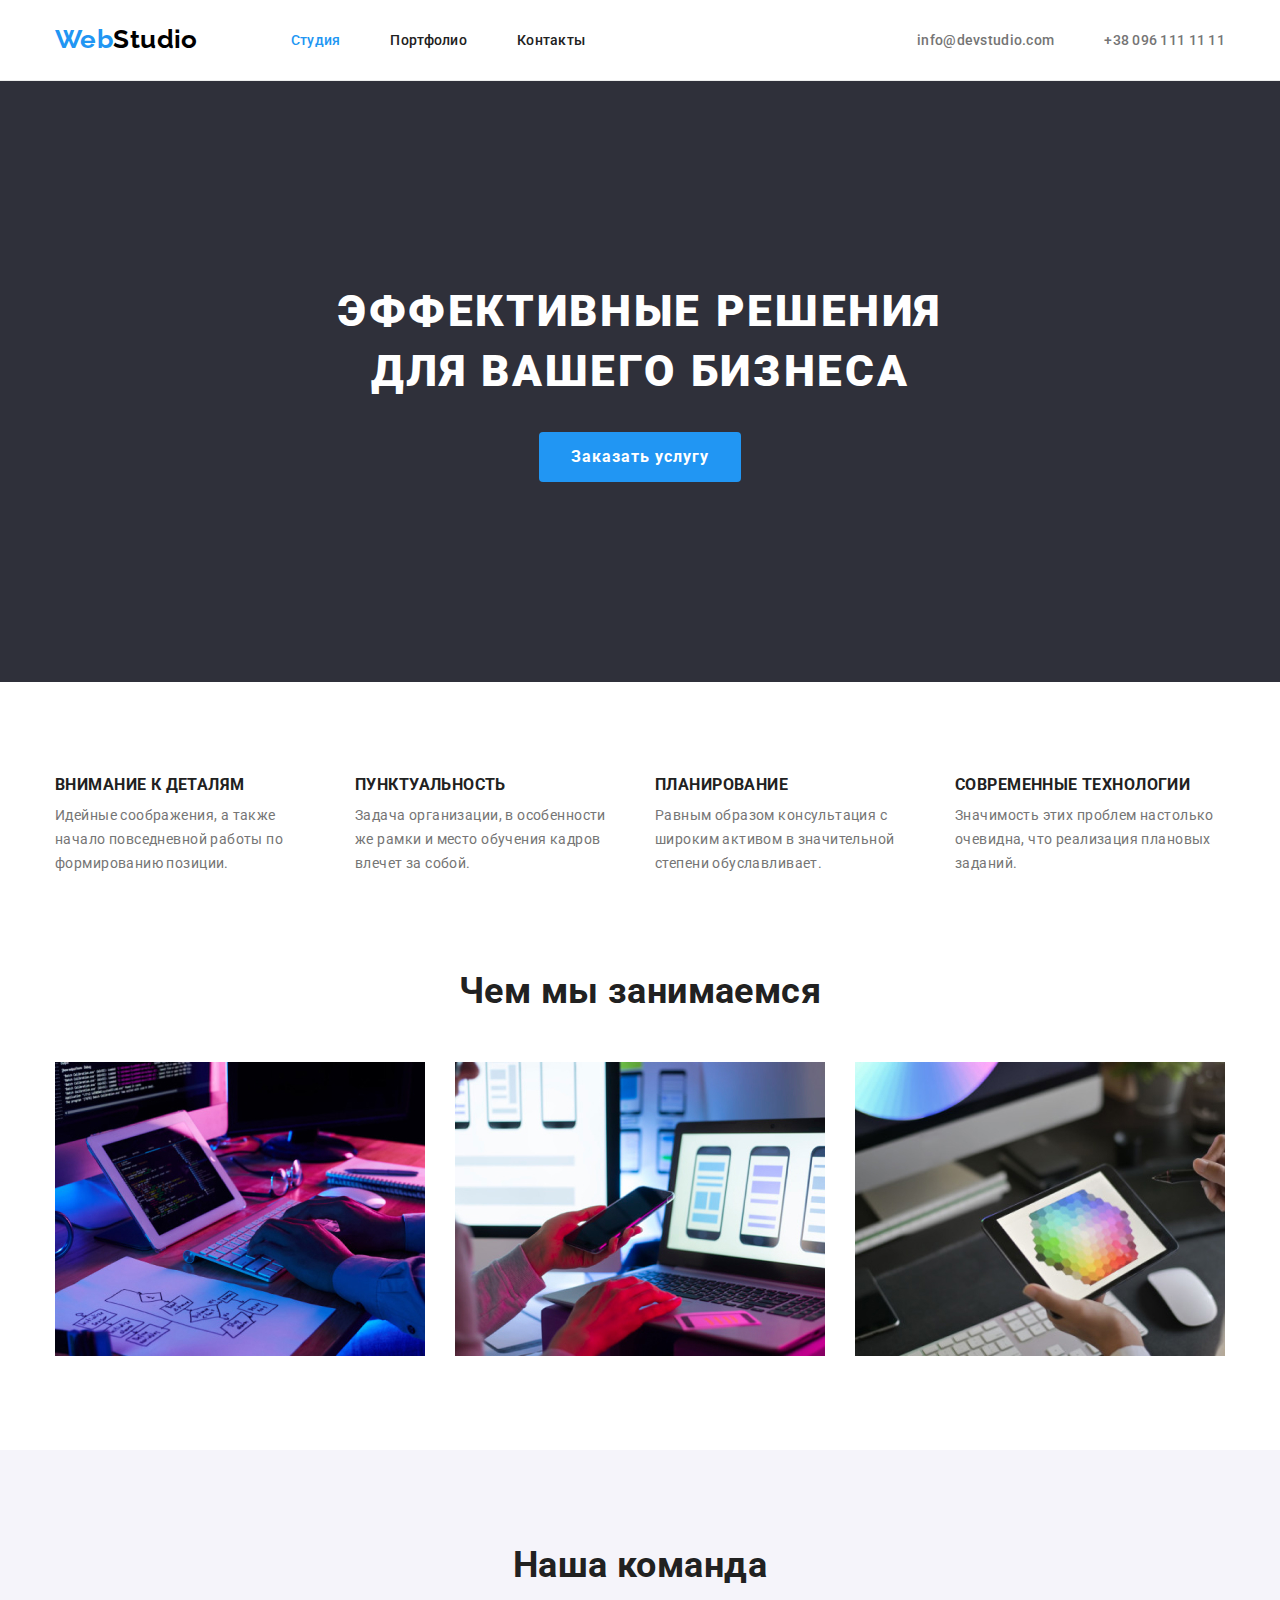
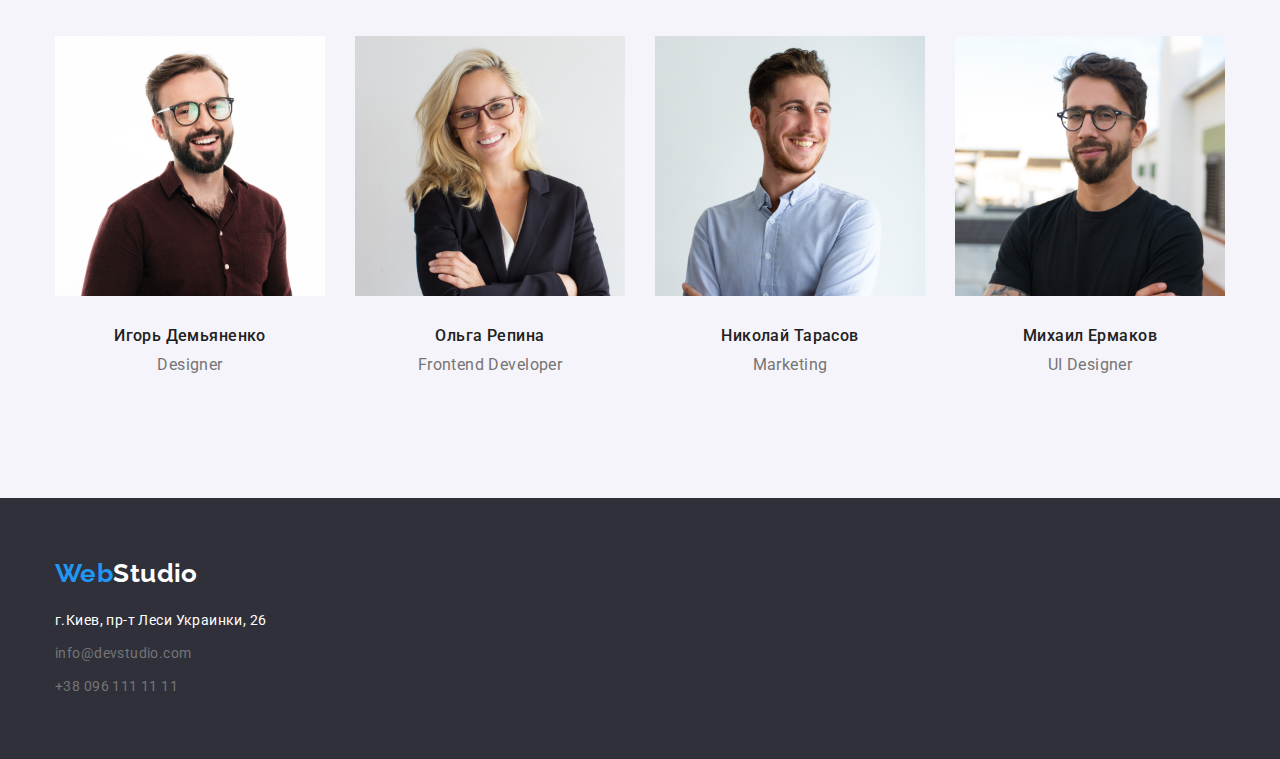
<file: index.html>
<!DOCTYPE html>
<html lang="ru">
  <head>
    <meta charset="UTF-8" />
    <meta name="description" content="Главная" />
    <link rel="shortcut icon" href="./image/favicon.ico" type="image/x-icon" />
    <title>Главная</title>
    <link rel="preconnect" href="https://fonts.gstatic.com" />
    <link
      rel="stylesheet"
      href="https://fonts.googleapis.com/css2?family=Raleway:wght@700&family=Roboto:wght@400;500;700;900&display=swap"
    />
    <link
      rel="stylesheet"
      href="https://cdnjs.cloudflare.com/ajax/libs/modern-normalize/1.0.0/modern-normalize.min.css"
    />
    <link rel="stylesheet" href="./css/styles.css" />
  </head>
  <body>
    <!--Шапка сайта-->
    <header class="sitehead">
      <div class="container headnav">
        <nav class="logsitcont-nav">
          <a href="./index.html" class="sitehead-logo link"
            ><span class="web link">Web</span>Studio</a
          >
          <ul class="site-nav">
            <li class="snav-link"><a href="./index.html" class="link current">Студия</a></li>
            <li class="snav-link"><a href="./portfolio.html" class="link">Портфолио</a></li>
            <li class="snav-link"><a href="#" class="link">Контакты</a></li>
          </ul>
        </nav>
        <ul class="contact-nav">
          <li class="cnav-link">
            <a href="mailto:info@devstudio.com" class="link">info@devstudio.com</a>
          </li>
          <li class="cnav-link"><a href="tel:+380961111111" class="link">+38 096 111 11 11</a></li>
        </ul>
      </div>
    </header>
    <main>
      <!--Эффективные решения-->
      <section class="solution">
        <div class="container">
          <h1 class="solution-title">Эффективные решения<br />для вашего бизнеса</h1>
          <button type="button" class="solution-button">Заказать услугу</button>
        </div>
      </section>
      <!--Наши преимущества-->
      <section class="advantages">
        <div class="container">
          <h2 hidden>Наши преимущества</h2>
          <ul class="advantages-list">
            <li class="card">
              <h3 class="title">Внимание к деталям</h3>
              <p>
                Идейные соображения, а также начало повседневной работы по формированию позиции.
              </p>
            </li>
            <li class="card">
              <h3 class="title">Пунктуальность</h3>
              <p>
                Задача организации, в особенности же рамки и место обучения кадров влечет за собой.
              </p>
            </li>
            <li class="card">
              <h3 class="title">Планирование</h3>
              <p>
                Равным образом консультация с широким активом в значительной степени обуславливает.
              </p>
            </li>
            <li class="card">
              <h3 class="title">Современные технологии</h3>
              <p>Значимость этих проблем настолько очевидна, что реализация плановых заданий.</p>
            </li>
          </ul>
        </div>
      </section>
      <!--Чем мы занимаемся-->
      <section class="activities">
        <div class="container">
          <h2 class="activities-title">Чем мы занимаемся</h2>
          <ul class="activities-images">
            <li>
              <img
                src="./image/box1.jpg"
                alt="Набор руками на клавиатуре глядя на планшет и монитор"
                width="370"
              />
            </li>
            <li>
              <img src="./image/box2.jpg" alt="Ноутбук и телефон в руках" width="370" />
            </li>
            <li>
              <img
                src="./image/box3.jpg"
                alt="Планшет в руках, мышка, клавиатура и монитор"
                width="370"
              />
            </li>
          </ul>
        </div>
      </section>
      <!--Наша команда-->
      <section class="ourteam">
        <div class="container">
          <h2 class="ourteam-title">Наша команда</h2>
          <ul class="ourteam-list">
            <li>
              <img
                class="ourteam-image"
                src="./image/pd.jpg"
                alt="Мужчина в очках и коричневой рубашке"
                width="270"
              />
              <div class="team-textblock">
                <h3 class="title">Игорь Демьяненко</h3>
                <p class="ourteam-profession" lang="en">Designer</p>
              </div>
            </li>
            <li>
              <img
                class="ourteam-image"
                src="./image/fd.jpg"
                alt="Девушка с длинными волосами в очках и пиджаке"
                width="270"
              />
              <div class="team-textblock">
                <h3 class="title">Ольга Репина</h3>
                <p class="ourteam-profession" lang="en">Frontend Developer</p>
              </div>
            </li>
            <li>
              <img
                class="ourteam-image"
                src="./image/m.jpg"
                alt="Мужчина в голубой рубашке"
                width="270"
              />
              <div class="team-textblock">
                <h3 class="title">Николай Тарасов</h3>
                <p class="ourteam-profession" lang="en">Marketing</p>
              </div>
            </li>
            <li>
              <img
                class="ourteam-image"
                src="./image/uid.jpg"
                alt="Мужчина в очках и черной футболке"
                width="270"
              />
              <div class="team-textblock">
                <h3 class="title">Михаил Ермаков</h3>
                <p class="ourteam-profession" lang="en">UI Designer</p>
              </div>
            </li>
          </ul>
        </div>
      </section>
    </main>
    <!--Футер-->
    <footer class="basement">
      <div class="container">
        <p class="basement-logo"><span class="web">Web</span>Studio</p>
        <address>
          <ul>
            <li><p class="basement-address">г.Киев, пр-т Леси Украинки, 26</p></li>
            <li>
              <a href="mailto:info@devstudio.com" class="basement-contactmail"
                >info@devstudio.com</a
              >
            </li>
            <li><a href="tel:+380961111111" class="basement-contacttel">+38 096 111 11 11</a></li>
          </ul>
        </address>
      </div>
    </footer>
  </body>
</html>
</file>
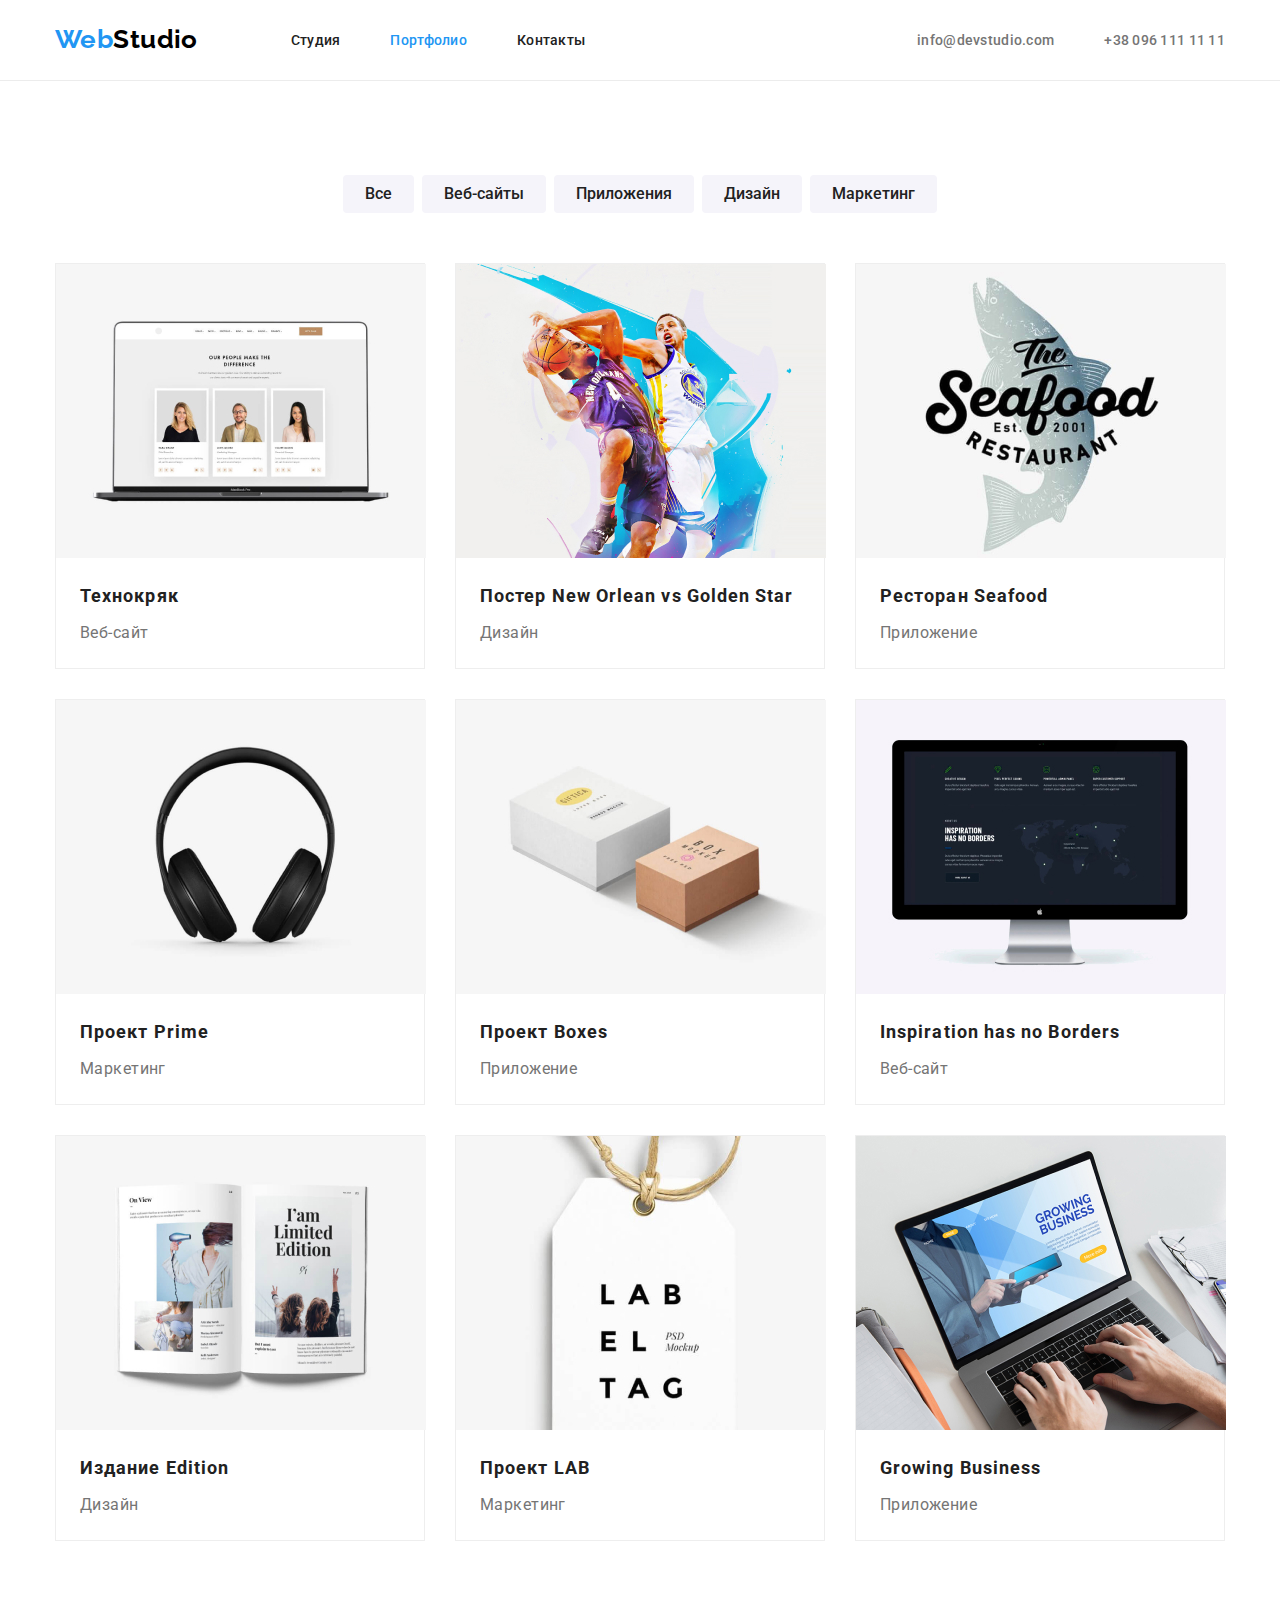
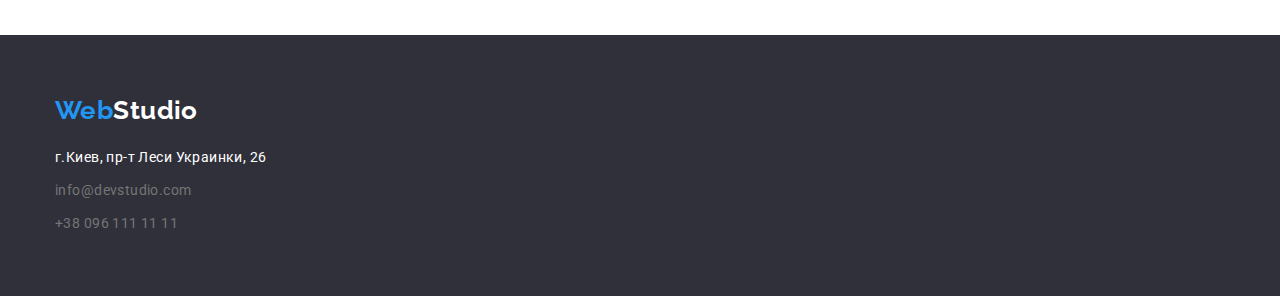
<file: portfolio.html>
<!DOCTYPE html>
<html lang="ru">
  <head>
    <meta charset="UTF-8" />
    <meta name="description" content="Портфолио" />
    <link rel="shortcut icon" href="./image/favicon.ico" type="image/x-icon" />
    <title>Портфолио</title>
    <link rel="preconnect" href="https://fonts.gstatic.com" />
    <link
      rel="stylesheet"
      href="https://fonts.googleapis.com/css2?family=Raleway:wght@700&family=Roboto:wght@400;500;700;900&display=swap"
    />
    <link
      rel="stylesheet"
      href="https://cdnjs.cloudflare.com/ajax/libs/modern-normalize/1.0.0/modern-normalize.min.css"
    />
    <link rel="stylesheet" href="./css/styles.css" />
  </head>
  <body>
    <!--Шапка сайта-->
    <header class="sitehead">
      <div class="container headnav">
        <nav class="logsitcont-nav">
          <a href="./index.html" class="sitehead-logo link"
            ><span class="web link">Web</span>Studio</a
          >
          <ul class="site-nav">
            <li class="snav-link"><a href="./index.html" class="link">Студия</a></li>
            <li class="snav-link"><a href="./portfolio.html" class="link current">Портфолио</a></li>
            <li class="snav-link"><a href="#" class="link">Контакты</a></li>
          </ul>
        </nav>
        <ul class="contact-nav">
          <li class="cnav-link">
            <a href="mailto:info@devstudio.com" class="link">info@devstudio.com</a>
          </li>
          <li class="cnav-link"><a href="tel:+380961111111" class="link">+38 096 111 11 11</a></li>
        </ul>
      </div>
    </header>
    <main>
      <!--Портфолио-->
      <section class="examples">
        <div class="container">
          <h1 hidden>Портфолио</h1>
          <ul class="examples-buttlist">
            <li class="exam-butt"><button type="button" class="examples-button">Все</button></li>
            <li class="exam-butt">
              <button type="button" class="examples-button">Веб-сайты</button>
            </li>
            <li class="exam-butt">
              <button type="button" class="examples-button">Приложения</button>
            </li>
            <li class="exam-butt"><button type="button" class="examples-button">Дизайн</button></li>
            <li class="exam-butt">
              <button type="button" class="examples-button">Маркетинг</button>
            </li>
          </ul>
          <ul class="examples-list">
            <li class="examples-card">
              <a href="#"
                ><img
                  class="examples-image"
                  src="./image-p/tk.jpg"
                  alt="Раскрытый ноут"
                  width="370"
                />
                <div class="port-textblock">
                  <h2 class="title">Технокряк</h2>
                  <p class="examples-text">Веб-сайт</p>
                </div>
              </a>
            </li>
            <li class="examples-card">
              <a href="#">
                <img
                  class="examples-image"
                  src="./image-p/pno.jpg"
                  alt="Баскетболисты"
                  width="370"
                />
                <div class="port-textblock">
                  <h2 class="title">Постер <span lang="en">New Orlean vs Golden Star</span></h2>
                  <p class="examples-text">Дизайн</p>
                </div>
              </a>
            </li>
            <li class="examples-card">
              <a href="#">
                <img
                  class="examples-image"
                  src="./image-p/rs.jpg"
                  alt="Реклама ресторана"
                  width="370"
                />
                <div class="port-textblock">
                  <h2 class="title">Ресторан <span lang="en">Seafood</span></h2>
                  <p class="examples-text">Приложение</p>
                </div>
              </a>
            </li>
            <li class="examples-card">
              <a href="#">
                <img class="examples-image" src="./image-p/pp.jpg" alt="Наушники" width="370" />
                <div class="port-textblock">
                  <h2 class="title">Проект <span lang="en">Prime</span></h2>
                  <p class="examples-text">Маркетинг</p>
                </div>
              </a>
            </li>
            <li class="examples-card">
              <a href="#">
                <img class="examples-image" src="./image-p/pb.jpg" alt="Два коробка" width="370" />
                <div class="port-textblock">
                  <h2 class="title">Проект <span lang="en">Boxes</span></h2>
                  <p class="examples-text">Приложение</p>
                </div>
              </a>
            </li>
            <li class="examples-card">
              <a href="#">
                <img class="examples-image" src="./image-p/inb.jpg" alt="Монитор" width="370" />
                <div class="port-textblock">
                  <h2 class="title" lang="en">Inspiration has no Borders</h2>
                  <p class="examples-text">Веб-сайт</p>
                </div>
              </a>
            </li>
            <li class="examples-card">
              <a href="#">
                <img
                  class="examples-image"
                  src="./image-p/le.jpg"
                  alt="Раскрытая книга"
                  width="370"
                />
                <div class="port-textblock">
                  <h2 class="title">Издание <span lang="en">Edition</span></h2>
                  <p class="examples-text">Дизайн</p>
                </div>
              </a>
            </li>
            <li class="examples-card">
              <a href="#">
                <img class="examples-image" src="./image-p/pl.jpg" alt="Ярлык" width="370" />
                <div class="port-textblock">
                  <h2 class="title">Проект <span lang="en">LAB</span></h2>
                  <p class="examples-text">Маркетинг</p>
                </div>
              </a>
            </li>
            <li class="examples-card">
              <a href="#">
                <img
                  class="examples-image"
                  src="./image-p/gb.jpg"
                  alt="Набор текста на ноуте"
                  width="370"
                />
                <div class="port-textblock">
                  <h2 class="title" lang="en">Growing Business</h2>
                  <p class="examples-text">Приложение</p>
                </div>
              </a>
            </li>
          </ul>
        </div>
      </section>
    </main>
    <!--Футер-->
    <footer class="basement">
      <div class="container">
        <p class="basement-logo"><span class="web">Web</span>Studio</p>
        <address>
          <ul>
            <li><p class="basement-address">г.Киев, пр-т Леси Украинки, 26</p></li>
            <li>
              <a href="mailto:info@devstudio.com" class="basement-contactmail"
                >info@devstudio.com</a
              >
            </li>
            <li><a href="tel:+380961111111" class="basement-contacttel">+38 096 111 11 11</a></li>
          </ul>
        </address>
      </div>
    </footer>
  </body>
</html>
</file>
<file: css/styles.css>
:root {
  --logo-color: #000000;
  --main-lite-color: #ffffff;
  --main-textcolor: #757575;
  --sec-textcolor: #212121;
  --accent-color: #2196f3;
  --back1-color: #2f303a;
  --back2-color: #f5f4fa;
  --back3-color: #2f303a;
  --bord-port-color: #eeeeee;
  --siteheadbord-color: #ececec;
  --basecont-color: rgba(255, 255, 255, 0, 6);
  --second-font: Raleway, sans-serif;
}
* {
  list-style: none;
  text-decoration: none;
}
h1,
h2,
h3,
h4,
h5,
h6,
p {
  margin: 0;
}
ul {
  padding: 0;
  margin: 0;
}
img {
  display: block;
}
body {
  background-color: var(--main-lite-color);
  color: var(--main-textcolor);
  font-family: Roboto, sans-serif;
  font-weight: 400;
  font-size: 14px;
  letter-spacing: 0.03em;
}
.container {
  width: 1200px;
  padding-left: 15px;
  padding-right: 15px;
  margin: 0 auto;
}
/* Шапка сайта */
.sitehead {
  border-bottom: 1px solid var(--siteheadbord-color);
}
.headnav {
  display: flex;
  align-items: center;
}
.logsitcont-nav {
  display: flex;
  align-items: center;
}
.sitehead-logo {
  padding-top: 24px;
  padding-bottom: 25px;
  margin-right: 93px;
  color: var(--logo-color);

  font-family: var(--second-font);
  font-weight: 700;
  font-size: 26px;
  line-height: 1.2;
}
.web {
  padding-top: 24px;
  padding-bottom: 25px;
  color: var(--accent-color);

  font-family: var(--second-font);
  font-weight: 700;
  font-size: 26px;
  line-height: 1.2;
}
.site-nav {
  display: flex;
}
.site-nav .link {
  display: block;
  padding-top: 32px;
  padding-bottom: 32px;
  color: var(--sec-textcolor);

  font-weight: 500;
  line-height: 1.143;
  letter-spacing: 0.02em;
}
.site-nav .snav-link:not(:last-child) {
  margin-right: 50px;
}
.contact-nav {
  display: flex;
  margin-left: auto;
}
.contact-nav .cnav-link:not(:last-child) {
  margin-right: 50px;
}
.contact-nav .link {
  display: block;
  padding-top: 32px;
  padding-bottom: 32px;
  color: var(--main-textcolor);

  font-weight: 500;
  line-height: 1.143;
  letter-spacing: 0.02em;
}
.contact-nav .link + .link {
  margin-left: 50px;
}
.site-nav .link.current {
  color: var(--accent-color);
}
.link:hover,
.link:focus {
  color: var(--accent-color);
}
/* Эффективные решения */
.solution {
  padding-top: 200px;
  padding-bottom: 200px;
  background-color: var(--back1-color);
  text-align: center;
}
.solution-title {
  margin-bottom: 30px;
  color: var(--main-lite-color);
  font-weight: 900;
  font-size: 44px;
  line-height: 1.37;
  letter-spacing: 0.06em;
  text-transform: uppercase;
}
.solution-button {
  display: inline-block;
  border-radius: 4px;
  padding: 10px 32px;
  border: none;
  background-color: var(--accent-color);
  color: var(--main-lite-color);

  font-family: inherit;
  font-weight: 700;
  font-size: 16px;
  line-height: 1.875;
  letter-spacing: 0.06em;
}
/* Наши преимущества */
.advantages {
  padding-top: 94px;
  padding-bottom: 94px;
}
.advantages-list {
  display: flex;
}
.card {
  min-width: 270px;
}
.card:not(:last-child) {
  margin-right: 30px;
}
.advantages-list .title {
  margin-bottom: 10px;
  color: var(--sec-textcolor);

  font-weight: 700;
  line-height: 1.143;
  text-transform: uppercase;
}
.advantages-list {
  font-weight: normal;
  line-height: 1.71;
}
/* Чем мы занимаемся */
.activities {
  padding-bottom: 94px;
}
.activities-images {
  display: flex;
  justify-content: space-between;
}
.activities-title {
  margin-bottom: 50px;
  color: var(--sec-textcolor);

  font-weight: 700;
  font-size: 36px;
  line-height: 1.167;
  text-align: center;
}
/* Наша команда */
.ourteam {
  padding-top: 94px;
  padding-bottom: 94px;
  background-color: var(--back2-color);

  font-size: 16px;
  line-height: 1.188;
}
.ourteam-list {
  display: flex;
  justify-content: space-between;
}
.ourteam-title {
  margin-bottom: 50px;
  color: var(--sec-textcolor);

  font-weight: 700;
  font-size: 36px;
  line-height: 1.167;
  text-align: center;
}
.team-textblock {
  padding: 30px 32px;
}
.ourteam-list .title {
  display: flex;
  justify-content: center;
  margin-bottom: 10px;
  color: var(--sec-textcolor);

  font-weight: 500;
  font-size: 16px;
  line-height: 1.188;
}
.ourteam-profession {
  display: flex;
  justify-content: center;
}
/* Портфолио */
.examples {
  padding-top: 94px;
  padding-bottom: 94px;
}
.examples-buttlist {
  display: flex;
  justify-content: center;
  margin-bottom: 50px;
}
.examples-button {
  display: inline-block;
  border-radius: 4px;
  padding: 5.89px 22px;
  border: none;
  background-color: var(--back2-color);
  color: var(--sec-textcolor);

  font-family: inherit;
  font-weight: 500;
  font-size: 16px;
  line-height: 1.625;
  text-align: center;
}
.examples-buttlist .exam-butt:not(:last-child) {
  margin-right: 8px;
}
.examples-list {
  display: flex;
  flex-wrap: wrap;
  margin: -15px;
}
.examples-card {
  width: calc((100% - 90px) / 3);
  margin: 15px;
  border: 1px solid var(--bord-port-color);
}
.port-textblock {
  padding: 20px 24px;
}
.examples-text {
  color: var(--main-textcolor);
}
.examples-button:hover,
.examples-button:focus {
  background-color: var(--accent-color);
  color: var(--main-lite-color);
}
.examples-list {
  font-size: 16px;
  line-height: 1.875;
}
.examples-list .title {
  margin-bottom: 4px;
  color: var(--sec-textcolor);

  font-weight: 700;
  font-size: 18px;
  line-height: 2;
  letter-spacing: 0.06em;
}
/* Футер */
.basement {
  padding-top: 60px;
  padding-bottom: 60px;
  background-color: var(--back3-color);
}
.basement-logo {
  display: inline-block;
  min-width: 145px;
  margin-bottom: 20px;
  color: var(--main-lite-color);
  font-family: Raleway, sans-serif;
  font-weight: 700;
  font-size: 26px;
  line-height: 1.2;
}
address {
  font-style: normal;
}
.basement-address {
  display: inline-block;
  min-width: 231px;
  margin-bottom: 9px;
  color: var(--main-lite-color);

  line-height: 1.71;
}
.basement-contactmail {
  display: inline-block;
  min-width: 231px;
  margin-bottom: 9px;
  color: var(--basecont-color);

  line-height: 1.71;
}
.basement-contacttel {
  display: inline-block;
  min-width: 231px;
  color: var(--basecont-color);

  line-height: 1.71;
}
/* черный логотипа #000000 */
/* цвет основного текста #757575 */
/* вторичный цвет текста #212121 */
/* белый #FFFFFF */
/* акцент #2196F3 */
/* подложка темная #2F303A */
/* подложка светлая низ #F5F4FA */
/* нижний адреса rgba(255,255,255,0.6) */
</file>
